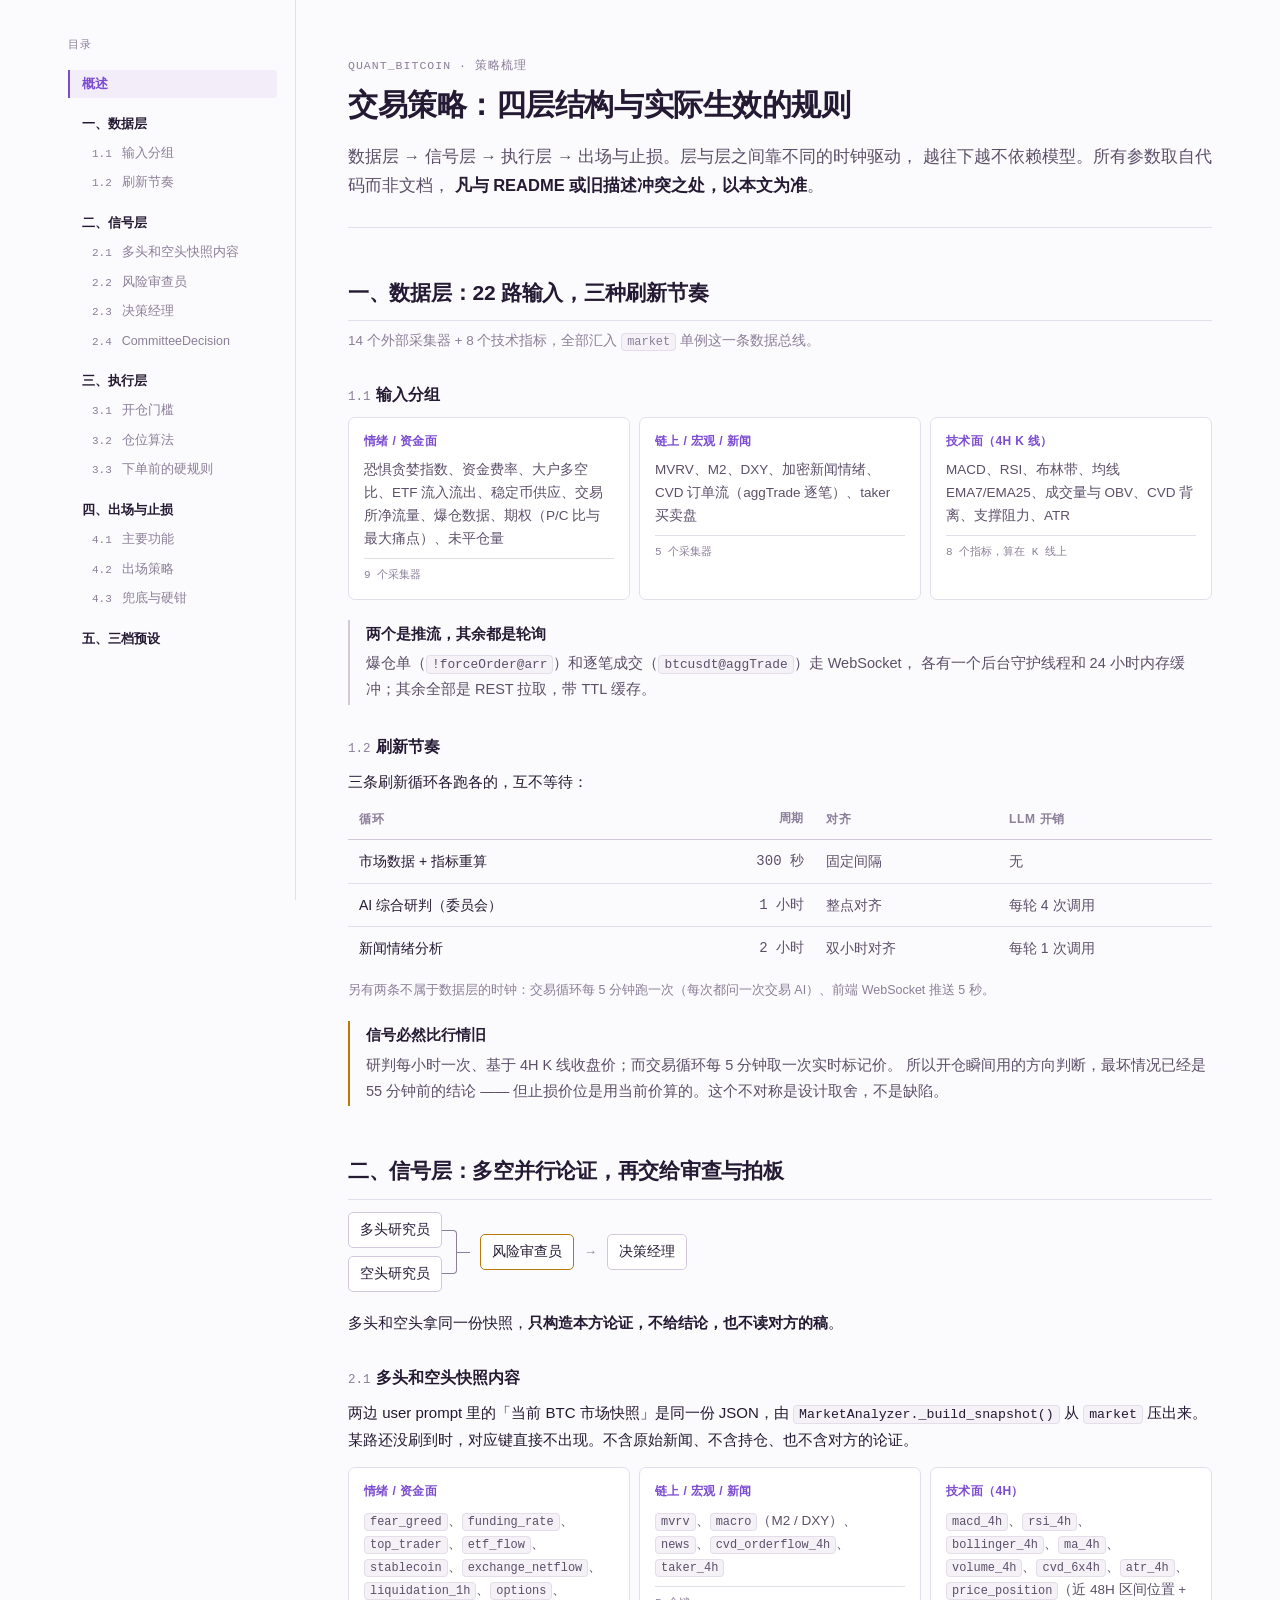
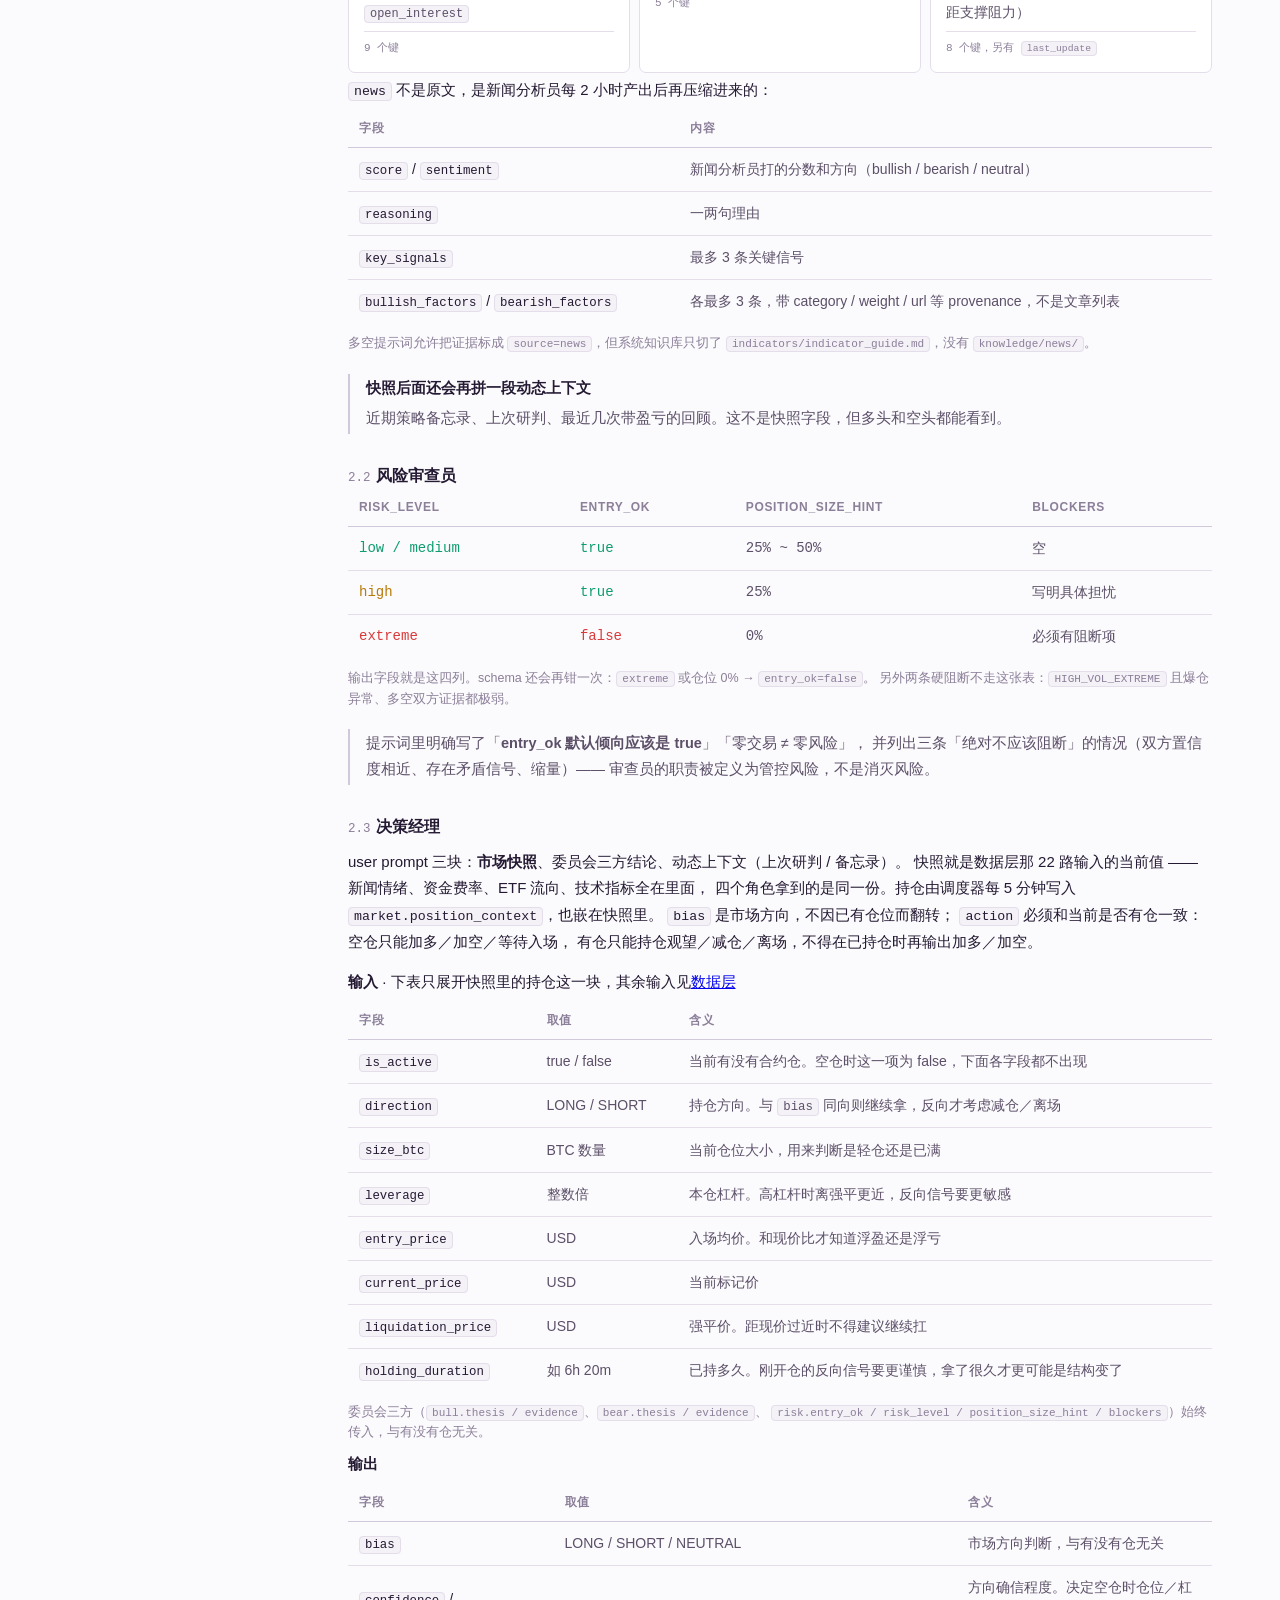
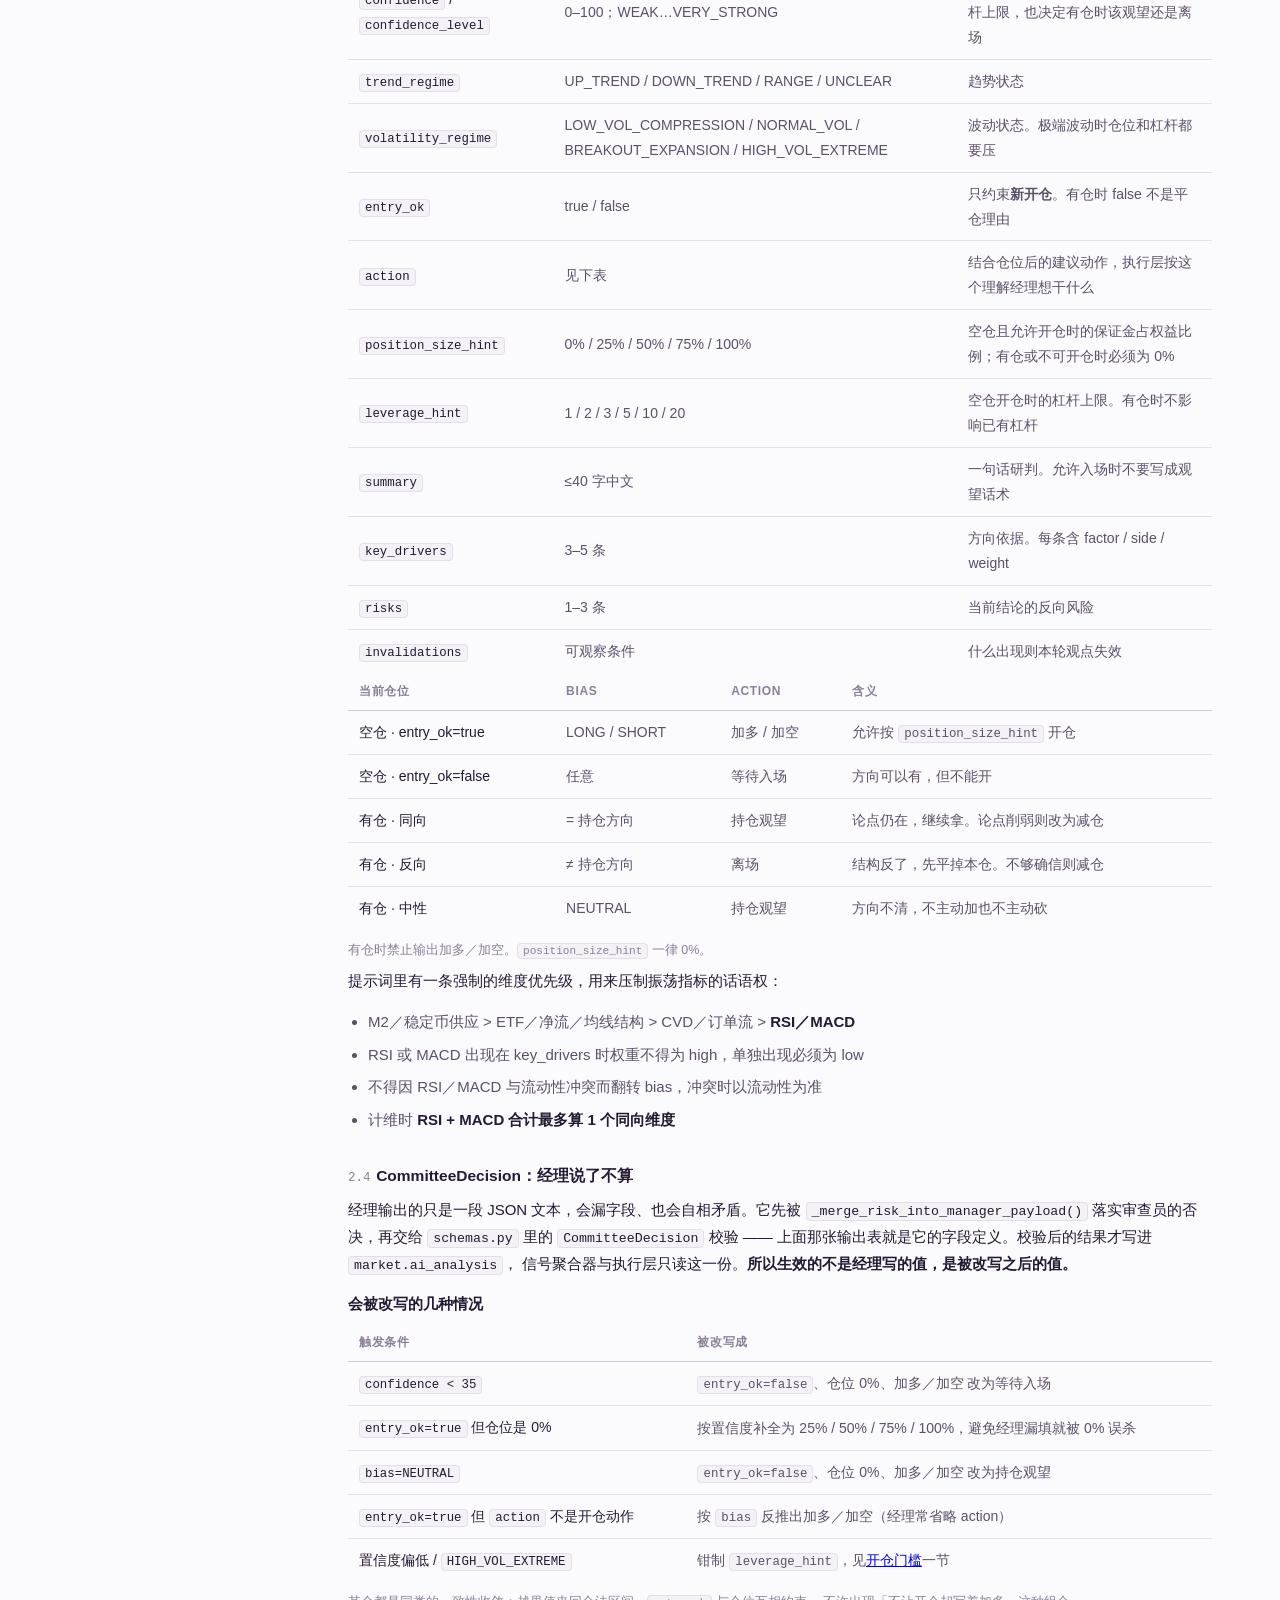
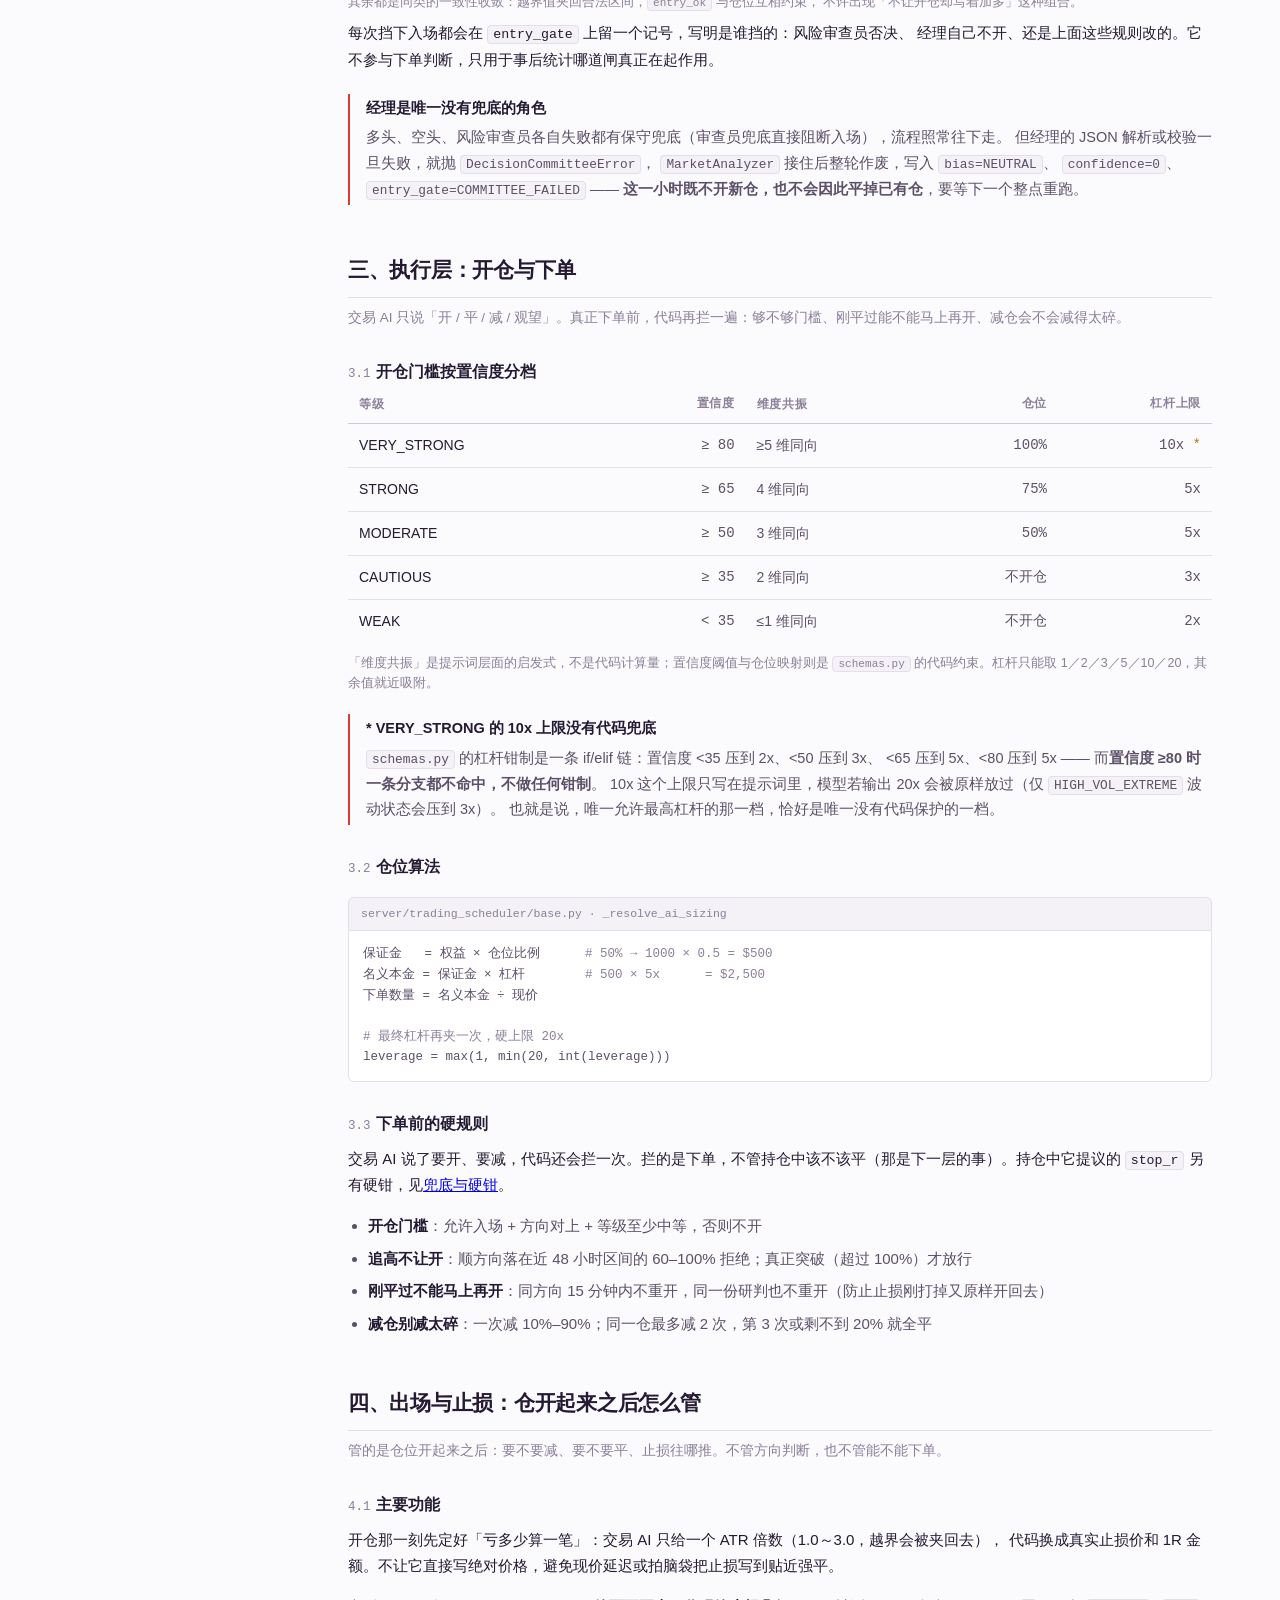
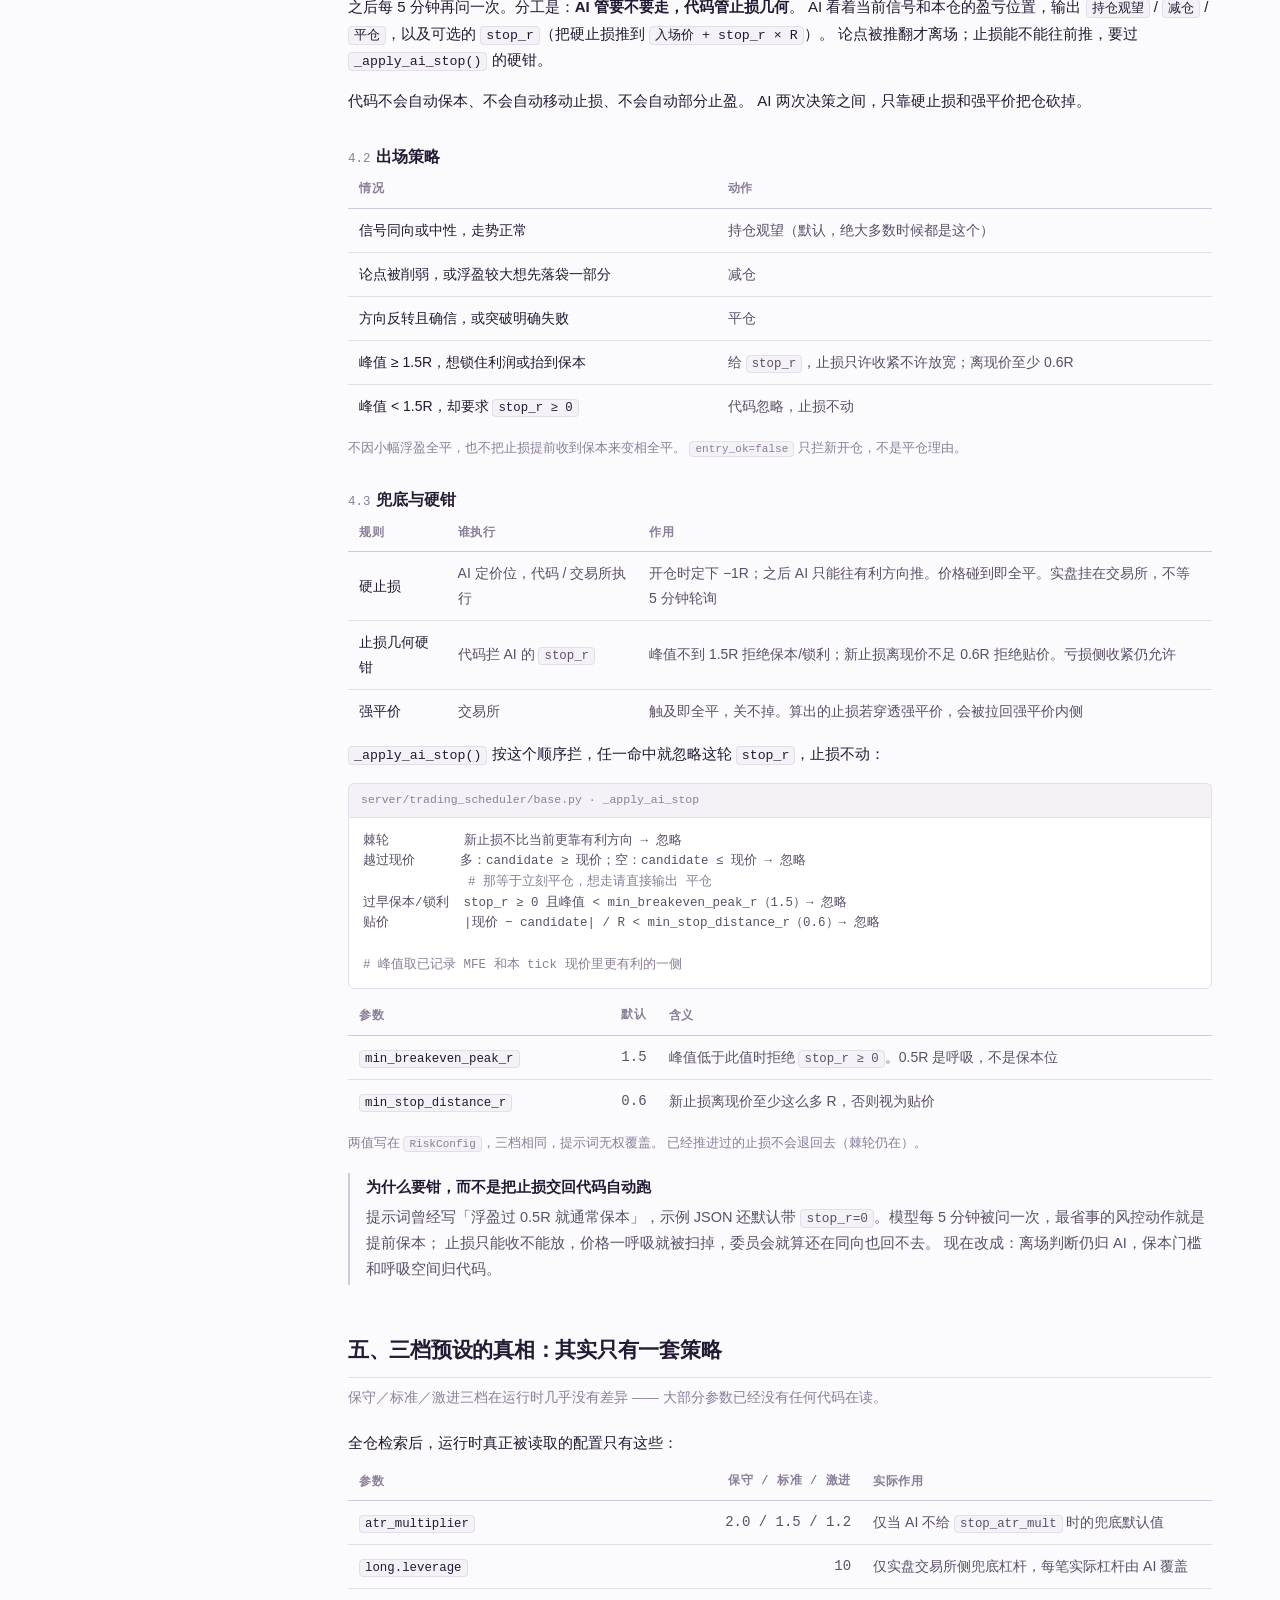
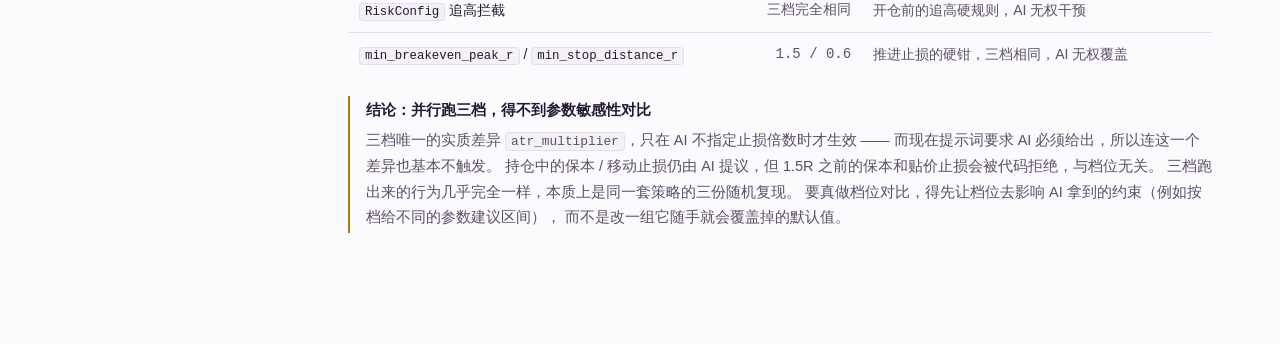
<file: docs/strategy.html>
<!DOCTYPE html>
<html lang="zh-CN">
<head>
<meta charset="UTF-8">
<meta name="viewport" content="width=device-width, initial-scale=1.0">
<title>交易策略梳理 · quant_bitcoin</title>
<style>
:root {
  --bg: #FBFAFC;
  --surface: #FFFFFF;
  --inset: #F4F1F7;
  --border: #E4DEEB;
  --border-strong: #D2C8DC;
  --text: #241A33;
  --text-mid: #5C5069;
  --text-dim: #8B7F99;
  --accent: #7C4DD1;
  --accent-bg: rgba(124, 77, 209, 0.07);
  --green: #0F9D6E;
  --red: #D93A3A;
  --amber: #B87A0B;
  --mono: ui-monospace, SFMono-Regular, "SF Mono", Menlo, Consolas, monospace;
}
@media (prefers-color-scheme: dark) {
  :root {
    --bg: #16121C;
    --surface: #1E1926;
    --inset: #241E2E;
    --border: #322A3D;
    --border-strong: #443A52;
    --text: #EDE8F2;
    --text-mid: #B3A8BF;
    --text-dim: #857A91;
    --accent: #A98BE8;
    --accent-bg: rgba(169, 139, 232, 0.12);
    --green: #34C892;
    --red: #F1706F;
    --amber: #E0A63C;
  }
}

* { box-sizing: border-box; }
html { -webkit-text-size-adjust: 100%; scroll-behavior: smooth; }
body {
  margin: 0; background: var(--bg); color: var(--text);
  font-family: -apple-system, BlinkMacSystemFont, "Segoe UI", "PingFang SC",
               "Hiragino Sans GB", "Microsoft YaHei", sans-serif;
  font-size: 15px; line-height: 1.78;
}
.layout {
  display: grid;
  grid-template-columns: 228px minmax(0, 900px);
  gap: 0 52px;
  max-width: 1200px;
  margin: 0 auto;
  padding: 0 28px 96px;
  align-items: start;
}
.wrap { max-width: none; margin: 0; padding: 56px 0 0; counter-reset: doc-sec; }

.toc {
  position: sticky; top: 0; height: 100vh;
  overflow-y: auto; padding: 36px 18px 48px 0;
  border-right: 1px solid var(--border);
}
.toc-title {
  font-family: var(--mono); font-size: 11px; letter-spacing: 0.1em;
  text-transform: uppercase; color: var(--text-dim); margin: 0 0 14px;
}
.toc nav {
  display: flex; flex-direction: column; gap: 2px;
  counter-reset: toc-sec;
}
.toc-sec {
  display: flex; flex-direction: column; gap: 2px;
  counter-increment: toc-sec;
  counter-reset: toc-sub;
}
.toc a {
  display: block; color: var(--text-mid); text-decoration: none;
  font-size: 13px; line-height: 1.4; padding: 5px 10px 5px 12px;
  border-left: 2px solid transparent; border-radius: 0 4px 4px 0;
}
.toc a:hover { color: var(--text); background: var(--accent-bg); }
.toc a.is-active {
  color: var(--accent); border-left-color: var(--accent);
  background: var(--accent-bg); font-weight: 600;
}
.toc .l2 { font-weight: 600; color: var(--text); margin-top: 10px; padding-left: 12px; }
.toc nav > .l2:first-child { margin-top: 0; }
.toc .l3 {
  font-size: 12.5px; padding-left: 22px; color: var(--text-dim);
  counter-increment: toc-sub;
}
.toc .l3::before {
  content: counter(toc-sec) "." counter(toc-sub);
  display: inline-block; min-width: 2.15em; margin-right: 6px;
  font-family: var(--mono); font-variant-numeric: tabular-nums;
  font-size: 11px; color: var(--text-dim);
}
.toc .l3.is-active::before { color: var(--accent); }

.doc-head { border-bottom: 1px solid var(--border); padding-bottom: 26px; margin-bottom: 12px; }
.eyebrow {
  font-family: var(--mono); font-size: 11.5px; letter-spacing: 0.09em;
  text-transform: uppercase; color: var(--text-dim); margin: 0 0 10px;
}
h1 {
  font-size: 30px; line-height: 1.25; margin: 0 0 18px; letter-spacing: -0.015em;
  scroll-margin-top: 20px;
}
.lede { font-size: 16.5px; color: var(--text-mid); margin: 0; }
.lede strong { color: var(--text); font-weight: 600; }

section { margin: 46px 0 0; counter-increment: doc-sec; counter-reset: doc-sub; }
h2 {
  font-size: 21px; margin: 0 0 8px; letter-spacing: -0.012em;
  padding-bottom: 9px; border-bottom: 1px solid var(--border);
  scroll-margin-top: 20px;
}
.sub { color: var(--text-dim); font-size: 13.5px; margin: 0 0 20px; }
h3 {
  font-size: 15.5px; margin: 28px 0 8px; scroll-margin-top: 20px;
  counter-increment: doc-sub;
}
h3::before {
  content: counter(doc-sec) "." counter(doc-sub);
  font-family: var(--mono); font-variant-numeric: tabular-nums;
  font-size: 12.5px; font-weight: 500; color: var(--text-dim);
  margin-right: 0.45em;
}
p { margin: 0 0 14px; }
p:last-child { margin-bottom: 0; }
ul { margin: 0 0 14px; padding-left: 20px; }
li { margin-bottom: 6px; color: var(--text-mid); }
li strong { color: var(--text); }

code {
  font-family: var(--mono); font-size: 0.885em;
  background: var(--inset); border: 1px solid var(--border);
  border-radius: 4px; padding: 1px 5px; white-space: nowrap;
}

/* 代码引用块 */
figure { margin: 16px 0; }
figcaption {
  font-family: var(--mono); font-size: 11.5px; color: var(--text-dim);
  padding: 6px 12px; background: var(--inset);
  border: 1px solid var(--border); border-bottom: none;
  border-radius: 6px 6px 0 0;
}
pre {
  margin: 0; padding: 13px 14px; overflow-x: auto;
  background: var(--surface); border: 1px solid var(--border);
  border-radius: 0 0 6px 6px;
  font-family: var(--mono); font-size: 12.5px; line-height: 1.65;
  color: var(--text-mid);
}
pre b { color: var(--text); font-weight: 600; }
pre i { color: var(--text-dim); font-style: normal; }

table { width: 100%; border-collapse: collapse; margin: 4px 0 8px; font-size: 14px; }
caption {
  caption-side: bottom; text-align: left; color: var(--text-dim);
  font-size: 12.5px; padding-top: 10px; line-height: 1.65;
}
th {
  text-align: left; font-weight: 600; font-size: 12px; color: var(--text-dim);
  text-transform: uppercase; letter-spacing: 0.055em;
  padding: 0 11px 8px; border-bottom: 1px solid var(--border-strong);
}
td { padding: 9px 11px; border-bottom: 1px solid var(--border); color: var(--text-mid); }
td:first-child { color: var(--text); }
tbody tr:last-child td { border-bottom: none; }
.num-col { text-align: right; font-family: var(--mono); font-variant-numeric: tabular-nums; }
.mono { font-family: var(--mono); font-variant-numeric: tabular-nums; }
.dead td:first-child { color: var(--text-dim); text-decoration: line-through; }
td.ok { color: var(--green); }
td.warn { color: var(--amber); }
td.bad { color: var(--red); }

/* 数据层分组 */
.groups { display: flex; flex-wrap: wrap; gap: 9px; margin: 8px 0 4px; }
.group {
  flex: 1 1 200px; background: var(--surface);
  border: 1px solid var(--border); border-radius: 7px; padding: 13px 15px;
}
.group .gt {
  font-size: 12px; color: var(--accent); font-weight: 600;
  letter-spacing: 0.03em; margin-bottom: 7px;
}
.group .gi { font-size: 13.5px; color: var(--text-mid); line-height: 1.7; }
.group .gc {
  font-family: var(--mono); font-size: 11px; color: var(--text-dim);
  margin-top: 7px; padding-top: 7px; border-top: 1px solid var(--border);
}

/* 流程：多空并行汇合 */
.committee {
  display: flex; flex-wrap: wrap; align-items: center;
  gap: 8px 10px; margin: 12px 0 18px;
}
.committee .node {
  background: var(--surface); border: 1px solid var(--border-strong);
  border-radius: 5px; padding: 5px 11px; font-size: 13.5px;
  white-space: nowrap;
}
.committee .node.veto { border-color: var(--amber); color: var(--text); }
.committee .arw { color: var(--text-dim); font-size: 13px; }
.fork-group { display: flex; align-items: stretch; }
.fork { display: flex; flex-direction: column; gap: 8px; }
.join { width: 28px; position: relative; flex-shrink: 0; }
.join::before {
  content: ""; position: absolute; left: 0; top: 18px; bottom: 18px;
  width: 14px; border: 1.5px solid var(--text-dim);
  border-left: none; border-radius: 0 4px 4px 0;
}
.join::after {
  content: ""; position: absolute; left: 14px; top: 50%;
  width: 14px; border-top: 1.5px solid var(--text-dim);
}

/* 参数条 */
.params { display: flex; flex-wrap: wrap; gap: 9px; margin: 8px 0; }
.param {
  flex: 1 1 132px; background: var(--surface); padding: 13px 15px;
  border: 1px solid var(--border); border-radius: 7px;
}
.param .v { font-family: var(--mono); font-variant-numeric: tabular-nums; font-size: 17px; color: var(--text); }
.param .k { font-size: 11.5px; color: var(--text-dim); margin-top: 3px; }
.param.hl .v { color: var(--accent); }

/* R 阶梯 */
.ladder { border: 1px solid var(--border); border-radius: 7px; overflow: hidden; margin: 10px 0; }
.rung {
  display: grid; grid-template-columns: 92px 70px 1fr; gap: 13px;
  padding: 9px 14px; border-bottom: 1px solid var(--border); align-items: baseline;
}
.rung:last-child { border-bottom: none; }
.rung .px { font-family: var(--mono); font-variant-numeric: tabular-nums; font-size: 13.5px; }
.rung .rv { font-family: var(--mono); font-variant-numeric: tabular-nums; font-size: 12.5px; color: var(--text-dim); }
.rung .ev { font-size: 13.5px; color: var(--text-mid); }
.rung.up .px, .rung.up .rv { color: var(--green); }
.rung.entry { background: var(--inset); }
.rung.entry .px { font-weight: 600; }
.rung.down .px, .rung.down .rv { color: var(--red); }
.rung.faint .px, .rung.faint .rv, .rung.faint .ev { color: var(--text-dim); }

.note {
  border-left: 2px solid var(--border-strong); padding: 2px 0 2px 16px;
  margin: 20px 0; color: var(--text-mid); font-size: 14.5px;
}
.note.key { border-left-color: var(--accent); }
.note.warn { border-left-color: var(--amber); }
.note.bad { border-left-color: var(--red); }
.note .h { display: block; font-weight: 600; color: var(--text); margin-bottom: 4px; }

footer {
  border-top: 1px solid var(--border); margin-top: 52px; padding-top: 22px;
  color: var(--text-dim); font-size: 12.5px;
}
footer h2 {
  font-size: 15px; color: var(--text); border-bottom: none; padding-bottom: 0;
  margin: 0 0 10px;
}
footer p { margin: 0 0 6px; }

@media (max-width: 960px) {
  .layout {
    grid-template-columns: 1fr;
    padding: 0 28px 96px;
  }
  .toc {
    position: sticky; top: 0; z-index: 8; height: auto; max-height: 44vh;
    overflow-y: auto; padding: 12px 0 10px;
    border-right: none; border-bottom: 1px solid var(--border);
    background: var(--bg);
  }
  .toc-title { margin-bottom: 8px; }
  .toc .l2 { margin-top: 6px; }
  .wrap { padding-top: 28px; }
}
@media (max-width: 560px) {
  .layout { padding: 0 18px 72px; }
  h1 { font-size: 25px; }
  .lede { font-size: 15.5px; }
  .rung { grid-template-columns: 74px 56px 1fr; gap: 9px; padding: 9px 11px; }
  .rung .px { font-size: 12.5px; }
  .rung .rv { font-size: 11.5px; }
  .rung .ev { font-size: 12.5px; }
  table { font-size: 13px; }
  th, td { padding-left: 7px; padding-right: 7px; }
}
</style>
</head>
<body>
<div class="layout">
<aside class="toc" aria-label="目录">
  <p class="toc-title">目录</p>
  <nav>
    <a class="l2" href="#overview">概述</a>
    <div class="toc-sec">
      <a class="l2" href="#data">一、数据层</a>
      <a class="l3" href="#data-inputs">输入分组</a>
      <a class="l3" href="#data-refresh">刷新节奏</a>
    </div>
    <div class="toc-sec">
      <a class="l2" href="#signal">二、信号层</a>
      <a class="l3" href="#debate-snapshot">多头和空头快照内容</a>
      <a class="l3" href="#risk-reviewer">风险审查员</a>
      <a class="l3" href="#manager">决策经理</a>
      <a class="l3" href="#committee-decision">CommitteeDecision</a>
    </div>
    <div class="toc-sec">
      <a class="l2" href="#execution">三、执行层</a>
      <a class="l3" href="#open-threshold">开仓门槛</a>
      <a class="l3" href="#sizing">仓位算法</a>
      <a class="l3" href="#policy-guard">下单前的硬规则</a>
    </div>
    <div class="toc-sec">
      <a class="l2" href="#exit">四、出场与止损</a>
      <a class="l3" href="#risk-job">主要功能</a>
      <a class="l3" href="#risk-rules">出场策略</a>
      <a class="l3" href="#safety-net">兜底与硬钳</a>
    </div>
    <div class="toc-sec">
      <a class="l2" href="#presets">五、三档预设</a>
    </div>
  </nav>
</aside>
<div class="wrap">

<div class="doc-head" id="overview">
  <p class="eyebrow">quant_bitcoin · 策略梳理</p>
  <h1>交易策略：四层结构与实际生效的规则</h1>
  <p class="lede">
    数据层 → 信号层 → 执行层 → 出场与止损。层与层之间靠不同的时钟驱动，
    越往下越不依赖模型。所有参数取自代码而非文档，
    <strong>凡与 README 或旧描述冲突之处，以本文为准</strong>。
  </p>
</div>

<!-- ══════════════ 一 · 数据层 ══════════════ -->
<section id="data">
  <h2>一、数据层：22 路输入，三种刷新节奏</h2>
  <p class="sub">14 个外部采集器 + 8 个技术指标，全部汇入 <code>market</code> 单例这一条数据总线。</p>

  <h3 id="data-inputs">输入分组</h3>
  <div class="groups">
    <div class="group">
      <div class="gt">情绪 / 资金面</div>
      <div class="gi">恐惧贪婪指数、资金费率、大户多空比、ETF 流入流出、稳定币供应、交易所净流量、爆仓数据、期权（P/C 比与最大痛点）、未平仓量</div>
      <div class="gc">9 个采集器</div>
    </div>
    <div class="group">
      <div class="gt">链上 / 宏观 / 新闻</div>
      <div class="gi">MVRV、M2、DXY、加密新闻情绪、CVD 订单流（aggTrade 逐笔）、taker 买卖盘</div>
      <div class="gc">5 个采集器</div>
    </div>
    <div class="group">
      <div class="gt">技术面（4H K 线）</div>
      <div class="gi">MACD、RSI、布林带、均线 EMA7/EMA25、成交量与 OBV、CVD 背离、支撑阻力、ATR</div>
      <div class="gc">8 个指标，算在 K 线上</div>
    </div>
  </div>

  <div class="note">
    <span class="h">两个是推流，其余都是轮询</span>
    爆仓单（<code>!forceOrder@arr</code>）和逐笔成交（<code>btcusdt@aggTrade</code>）走 WebSocket，
    各有一个后台守护线程和 24 小时内存缓冲；其余全部是 REST 拉取，带 TTL 缓存。
  </div>

  <h3 id="data-refresh">刷新节奏</h3>
  <p>三条刷新循环各跑各的，互不等待：</p>
  <table>
    <thead><tr><th>循环</th><th class="num-col">周期</th><th>对齐</th><th>LLM 开销</th></tr></thead>
    <tbody>
      <tr><td>市场数据 + 指标重算</td><td class="num-col">300 秒</td><td>固定间隔</td><td>无</td></tr>
      <tr><td>AI 综合研判（委员会）</td><td class="num-col">1 小时</td><td>整点对齐</td><td>每轮 4 次调用</td></tr>
      <tr><td>新闻情绪分析</td><td class="num-col">2 小时</td><td>双小时对齐</td><td>每轮 1 次调用</td></tr>
    </tbody>
    <caption>另有两条不属于数据层的时钟：交易循环每 5 分钟跑一次（每次都问一次交易 AI）、前端 WebSocket 推送 5 秒。</caption>
  </table>

  <div class="note warn">
    <span class="h">信号必然比行情旧</span>
    研判每小时一次、基于 4H K 线收盘价；而交易循环每 5 分钟取一次实时标记价。
    所以开仓瞬间用的方向判断，最坏情况已经是 55 分钟前的结论 ——
    但止损价位是用当前价算的。这个不对称是设计取舍，不是缺陷。
  </div>
</section>

<!-- ══════════════ 二 · 信号层 ══════════════ -->
<section id="signal">
  <h2>二、信号层：多空并行论证，再交给审查与拍板</h2>

  <div class="committee" aria-label="多头与空头并行，再汇入风险审查员和决策经理">
    <div class="fork-group">
      <div class="fork">
        <span class="node">多头研究员</span>
        <span class="node">空头研究员</span>
      </div>
      <span class="join" aria-hidden="true"></span>
    </div>
    <span class="node veto">风险审查员</span>
    <span class="arw">→</span>
    <span class="node">决策经理</span>
  </div>

  <p>
    多头和空头拿同一份快照，<strong>只构造本方论证，不给结论，也不读对方的稿</strong>。
  </p>

  <h3 id="debate-snapshot">多头和空头快照内容</h3>
  <p>
    两边 user prompt 里的「当前 BTC 市场快照」是同一份 JSON，由
    <code>MarketAnalyzer._build_snapshot()</code> 从 <code>market</code> 压出来。
    某路还没刷到时，对应键直接不出现。不含原始新闻、不含持仓、也不含对方的论证。
  </p>

  <div class="groups">
    <div class="group">
      <div class="gt">情绪 / 资金面</div>
      <div class="gi"><code>fear_greed</code>、<code>funding_rate</code>、<code>top_trader</code>、<code>etf_flow</code>、<code>stablecoin</code>、<code>exchange_netflow</code>、<code>liquidation_1h</code>、<code>options</code>、<code>open_interest</code></div>
      <div class="gc">9 个键</div>
    </div>
    <div class="group">
      <div class="gt">链上 / 宏观 / 新闻</div>
      <div class="gi"><code>mvrv</code>、<code>macro</code>（M2 / DXY）、<code>news</code>、<code>cvd_orderflow_4h</code>、<code>taker_4h</code></div>
      <div class="gc">5 个键</div>
    </div>
    <div class="group">
      <div class="gt">技术面（4H）</div>
      <div class="gi"><code>macd_4h</code>、<code>rsi_4h</code>、<code>bollinger_4h</code>、<code>ma_4h</code>、<code>volume_4h</code>、<code>cvd_6x4h</code>、<code>atr_4h</code>、<code>price_position</code>（近 48H 区间位置 + 距支撑阻力）</div>
      <div class="gc">8 个键，另有 <code>last_update</code></div>
    </div>
  </div>

  <p><code>news</code> 不是原文，是新闻分析员每 2 小时产出后再压缩进来的：</p>
  <table>
    <thead><tr><th>字段</th><th>内容</th></tr></thead>
    <tbody>
      <tr><td><code>score</code> / <code>sentiment</code></td><td>新闻分析员打的分数和方向（bullish / bearish / neutral）</td></tr>
      <tr><td><code>reasoning</code></td><td>一两句理由</td></tr>
      <tr><td><code>key_signals</code></td><td>最多 3 条关键信号</td></tr>
      <tr>
        <td><code>bullish_factors</code> / <code>bearish_factors</code></td>
        <td>各最多 3 条，带 category / weight / url 等 provenance，不是文章列表</td>
      </tr>
    </tbody>
    <caption>
      多空提示词允许把证据标成 <code>source=news</code>，但系统知识库只切了
      <code>indicators/indicator_guide.md</code>，没有 <code>knowledge/news/</code>。
    </caption>
  </table>

  <div class="note">
    <span class="h">快照后面还会再拼一段动态上下文</span>
    近期策略备忘录、上次研判、最近几次带盈亏的回顾。这不是快照字段，但多头和空头都能看到。
  </div>

  <h3 id="risk-reviewer">风险审查员</h3>
  <table>
    <thead>
      <tr>
        <th>risk_level</th>
        <th>entry_ok</th>
        <th>position_size_hint</th>
        <th>blockers</th>
      </tr>
    </thead>
    <tbody>
      <tr>
        <td class="mono ok">low / medium</td>
        <td class="mono ok">true</td>
        <td class="mono">25% ~ 50%</td>
        <td>空</td>
      </tr>
      <tr>
        <td class="mono warn">high</td>
        <td class="mono ok">true</td>
        <td class="mono">25%</td>
        <td>写明具体担忧</td>
      </tr>
      <tr>
        <td class="mono bad">extreme</td>
        <td class="mono bad">false</td>
        <td class="mono">0%</td>
        <td>必须有阻断项</td>
      </tr>
    </tbody>
    <caption>
      输出字段就是这四列。schema 还会再钳一次：<code>extreme</code> 或仓位 0% → <code>entry_ok=false</code>。
      另外两条硬阻断不走这张表：<code>HIGH_VOL_EXTREME</code> 且爆仓异常、多空双方证据都极弱。
    </caption>
  </table>

  <div class="note">
    提示词里明确写了「<strong>entry_ok 默认倾向应该是 true</strong>」「零交易 ≠ 零风险」，
    并列出三条「绝对不应该阻断」的情况（双方置信度相近、存在矛盾信号、缩量）——
    审查员的职责被定义为管控风险，不是消灭风险。
  </div>

  <h3 id="manager">决策经理</h3>
  <p>
    user prompt 三块：<strong>市场快照</strong>、委员会三方结论、动态上下文（上次研判 / 备忘录）。
    快照就是数据层那 22 路输入的当前值 —— 新闻情绪、资金费率、ETF 流向、技术指标全在里面，
    四个角色拿到的是同一份。持仓由调度器每 5 分钟写入
    <code>market.position_context</code>，也嵌在快照里。
    <code>bias</code> 是市场方向，不因已有仓位而翻转；
    <code>action</code> 必须和当前是否有仓一致：空仓只能加多／加空／等待入场，
    有仓只能持仓观望／减仓／离场，不得在已持仓时再输出加多／加空。
  </p>

  <p><strong>输入</strong> · 下表只展开快照里的持仓这一块，其余输入见<a href="#data-inputs">数据层</a></p>

  <table>
    <thead><tr><th>字段</th><th>取值</th><th>含义</th></tr></thead>
    <tbody>
      <tr>
        <td><code>is_active</code></td>
        <td>true / false</td>
        <td>当前有没有合约仓。空仓时这一项为 false，下面各字段都不出现</td>
      </tr>
      <tr>
        <td><code>direction</code></td>
        <td>LONG / SHORT</td>
        <td>持仓方向。与 <code>bias</code> 同向则继续拿，反向才考虑减仓／离场</td>
      </tr>
      <tr>
        <td><code>size_btc</code></td>
        <td>BTC 数量</td>
        <td>当前仓位大小，用来判断是轻仓还是已满</td>
      </tr>
      <tr>
        <td><code>leverage</code></td>
        <td>整数倍</td>
        <td>本仓杠杆。高杠杆时离强平更近，反向信号要更敏感</td>
      </tr>
      <tr>
        <td><code>entry_price</code></td>
        <td>USD</td>
        <td>入场均价。和现价比才知道浮盈还是浮亏</td>
      </tr>
      <tr>
        <td><code>current_price</code></td>
        <td>USD</td>
        <td>当前标记价</td>
      </tr>
      <tr>
        <td><code>liquidation_price</code></td>
        <td>USD</td>
        <td>强平价。距现价过近时不得建议继续扛</td>
      </tr>
      <tr>
        <td><code>holding_duration</code></td>
        <td>如 6h 20m</td>
        <td>已持多久。刚开仓的反向信号要更谨慎，拿了很久才更可能是结构变了</td>
      </tr>
    </tbody>
    <caption>
      委员会三方（<code>bull.thesis / evidence</code>、<code>bear.thesis / evidence</code>、
      <code>risk.entry_ok / risk_level / position_size_hint / blockers</code>）始终传入，与有没有仓无关。
    </caption>
  </table>

  <p><strong>输出</strong></p>

  <table>
    <thead><tr><th>字段</th><th>取值</th><th>含义</th></tr></thead>
    <tbody>
      <tr>
        <td><code>bias</code></td>
        <td>LONG / SHORT / NEUTRAL</td>
        <td>市场方向判断，与有没有仓无关</td>
      </tr>
      <tr>
        <td><code>confidence</code> / <code>confidence_level</code></td>
        <td>0–100；WEAK…VERY_STRONG</td>
        <td>方向确信程度。决定空仓时仓位／杠杆上限，也决定有仓时该观望还是离场</td>
      </tr>
      <tr>
        <td><code>trend_regime</code></td>
        <td>UP_TREND / DOWN_TREND / RANGE / UNCLEAR</td>
        <td>趋势状态</td>
      </tr>
      <tr>
        <td><code>volatility_regime</code></td>
        <td>LOW_VOL_COMPRESSION / NORMAL_VOL / BREAKOUT_EXPANSION / HIGH_VOL_EXTREME</td>
        <td>波动状态。极端波动时仓位和杠杆都要压</td>
      </tr>
      <tr>
        <td><code>entry_ok</code></td>
        <td>true / false</td>
        <td>只约束<strong>新开仓</strong>。有仓时 false 不是平仓理由</td>
      </tr>
      <tr>
        <td><code>action</code></td>
        <td>见下表</td>
        <td>结合仓位后的建议动作，执行层按这个理解经理想干什么</td>
      </tr>
      <tr>
        <td><code>position_size_hint</code></td>
        <td>0% / 25% / 50% / 75% / 100%</td>
        <td>空仓且允许开仓时的保证金占权益比例；有仓或不可开仓时必须为 0%</td>
      </tr>
      <tr>
        <td><code>leverage_hint</code></td>
        <td>1 / 2 / 3 / 5 / 10 / 20</td>
        <td>空仓开仓时的杠杆上限。有仓时不影响已有杠杆</td>
      </tr>
      <tr>
        <td><code>summary</code></td>
        <td>≤40 字中文</td>
        <td>一句话研判。允许入场时不要写成观望话术</td>
      </tr>
      <tr>
        <td><code>key_drivers</code></td>
        <td>3–5 条</td>
        <td>方向依据。每条含 factor / side / weight</td>
      </tr>
      <tr>
        <td><code>risks</code></td>
        <td>1–3 条</td>
        <td>当前结论的反向风险</td>
      </tr>
      <tr>
        <td><code>invalidations</code></td>
        <td>可观察条件</td>
        <td>什么出现则本轮观点失效</td>
      </tr>
    </tbody>
  </table>

  <table>
    <thead><tr><th>当前仓位</th><th>bias</th><th>action</th><th>含义</th></tr></thead>
    <tbody>
      <tr>
        <td>空仓 · entry_ok=true</td>
        <td>LONG / SHORT</td>
        <td>加多 / 加空</td>
        <td>允许按 <code>position_size_hint</code> 开仓</td>
      </tr>
      <tr>
        <td>空仓 · entry_ok=false</td>
        <td>任意</td>
        <td>等待入场</td>
        <td>方向可以有，但不能开</td>
      </tr>
      <tr>
        <td>有仓 · 同向</td>
        <td>= 持仓方向</td>
        <td>持仓观望</td>
        <td>论点仍在，继续拿。论点削弱则改为减仓</td>
      </tr>
      <tr>
        <td>有仓 · 反向</td>
        <td>≠ 持仓方向</td>
        <td>离场</td>
        <td>结构反了，先平掉本仓。不够确信则减仓</td>
      </tr>
      <tr>
        <td>有仓 · 中性</td>
        <td>NEUTRAL</td>
        <td>持仓观望</td>
        <td>方向不清，不主动加也不主动砍</td>
      </tr>
    </tbody>
    <caption>有仓时禁止输出加多／加空。<code>position_size_hint</code> 一律 0%。</caption>
  </table>

  <p>提示词里有一条强制的维度优先级，用来压制振荡指标的话语权：</p>
  <ul>
    <li>M2／稳定币供应 &gt; ETF／净流／均线结构 &gt; CVD／订单流 &gt; <strong>RSI／MACD</strong></li>
    <li>RSI 或 MACD 出现在 key_drivers 时权重不得为 high，单独出现必须为 low</li>
    <li>不得因 RSI／MACD 与流动性冲突而翻转 bias，冲突时以流动性为准</li>
    <li>计维时 <strong>RSI + MACD 合计最多算 1 个同向维度</strong></li>
  </ul>

  <h3 id="committee-decision">CommitteeDecision：经理说了不算</h3>
  <p>
    经理输出的只是一段 JSON 文本，会漏字段、也会自相矛盾。它先被
    <code>_merge_risk_into_manager_payload()</code> 落实审查员的否决，再交给
    <code>schemas.py</code> 里的 <code>CommitteeDecision</code> 校验 ——
    上面那张输出表就是它的字段定义。校验后的结果才写进 <code>market.ai_analysis</code>，
    信号聚合器与执行层只读这一份。<strong>所以生效的不是经理写的值，是被改写之后的值。</strong>
  </p>

  <p><strong>会被改写的几种情况</strong></p>

  <table>
    <thead><tr><th>触发条件</th><th>被改写成</th></tr></thead>
    <tbody>
      <tr>
        <td><code>confidence &lt; 35</code></td>
        <td><code>entry_ok=false</code>、仓位 0%、加多／加空 改为等待入场</td>
      </tr>
      <tr>
        <td><code>entry_ok=true</code> 但仓位是 0%</td>
        <td>按置信度补全为 25% / 50% / 75% / 100%，避免经理漏填就被 0% 误杀</td>
      </tr>
      <tr>
        <td><code>bias=NEUTRAL</code></td>
        <td><code>entry_ok=false</code>、仓位 0%、加多／加空 改为持仓观望</td>
      </tr>
      <tr>
        <td><code>entry_ok=true</code> 但 <code>action</code> 不是开仓动作</td>
        <td>按 <code>bias</code> 反推出加多／加空（经理常省略 action）</td>
      </tr>
      <tr>
        <td>置信度偏低 / <code>HIGH_VOL_EXTREME</code></td>
        <td>钳制 <code>leverage_hint</code>，见<a href="#open-threshold">开仓门槛</a>一节</td>
      </tr>
    </tbody>
    <caption>
      其余都是同类的一致性收敛：越界值夹回合法区间，<code>entry_ok</code> 与仓位互相约束，
      不许出现「不让开仓却写着加多」这种组合。
    </caption>
  </table>

  <p>
    每次挡下入场都会在 <code>entry_gate</code> 上留一个记号，写明是谁挡的：风险审查员否决、
    经理自己不开、还是上面这些规则改的。它不参与下单判断，只用于事后统计哪道闸真正在起作用。
  </p>

  <div class="note bad">
    <span class="h">经理是唯一没有兜底的角色</span>
    多头、空头、风险审查员各自失败都有保守兜底（审查员兜底直接阻断入场），流程照常往下走。
    但经理的 JSON 解析或校验一旦失败，就抛 <code>DecisionCommitteeError</code>，
    <code>MarketAnalyzer</code> 接住后整轮作废，写入 <code>bias=NEUTRAL</code>、
    <code>confidence=0</code>、<code>entry_gate=COMMITTEE_FAILED</code> ——
    <strong>这一小时既不开新仓，也不会因此平掉已有仓</strong>，要等下一个整点重跑。
  </div>
</section>

<!-- ══════════════ 三 · 执行层 ══════════════ -->
<section id="execution">
  <h2>三、执行层：开仓与下单</h2>
  <p class="sub">交易 AI 只说「开 / 平 / 减 / 观望」。真正下单前，代码再拦一遍：够不够门槛、刚平过能不能马上再开、减仓会不会减得太碎。</p>

  <h3 id="open-threshold">开仓门槛按置信度分档</h3>
  <table>
    <thead>
      <tr><th>等级</th><th class="num-col">置信度</th><th>维度共振</th><th class="num-col">仓位</th><th class="num-col">杠杆上限</th></tr>
    </thead>
    <tbody>
      <tr><td>VERY_STRONG</td><td class="num-col">≥ 80</td><td>≥5 维同向</td><td class="num-col">100%</td><td class="num-col">10x <span style="color:var(--amber)">*</span></td></tr>
      <tr><td>STRONG</td><td class="num-col">≥ 65</td><td>4 维同向</td><td class="num-col">75%</td><td class="num-col">5x</td></tr>
      <tr><td>MODERATE</td><td class="num-col">≥ 50</td><td>3 维同向</td><td class="num-col">50%</td><td class="num-col">5x</td></tr>
      <tr><td>CAUTIOUS</td><td class="num-col">≥ 35</td><td>2 维同向</td><td class="num-col">不开仓</td><td class="num-col">3x</td></tr>
      <tr><td>WEAK</td><td class="num-col">&lt; 35</td><td>≤1 维同向</td><td class="num-col">不开仓</td><td class="num-col">2x</td></tr>
    </tbody>
    <caption>
      「维度共振」是提示词层面的启发式，不是代码计算量；置信度阈值与仓位映射则是
      <code>schemas.py</code> 的代码约束。杠杆只能取 1／2／3／5／10／20，其余值就近吸附。
    </caption>
  </table>

  <div class="note bad">
    <span class="h">* VERY_STRONG 的 10x 上限没有代码兜底</span>
    <code>schemas.py</code> 的杠杆钳制是一条 if/elif 链：置信度 &lt;35 压到 2x、&lt;50 压到 3x、
    &lt;65 压到 5x、&lt;80 压到 5x —— 而<strong>置信度 ≥80 时一条分支都不命中，不做任何钳制</strong>。
    10x 这个上限只写在提示词里，模型若输出 20x 会被原样放过（仅
    <code>HIGH_VOL_EXTREME</code> 波动状态会压到 3x）。
    也就是说，唯一允许最高杠杆的那一档，恰好是唯一没有代码保护的一档。
  </div>

  <h3 id="sizing">仓位算法</h3>
  <figure>
    <figcaption>server/trading_scheduler/base.py · _resolve_ai_sizing</figcaption>
<pre>保证金   = 权益 × 仓位比例      <i># 50% → 1000 × 0.5 = $500</i>
名义本金 = 保证金 × 杠杆        <i># 500 × 5x      = $2,500</i>
下单数量 = 名义本金 ÷ 现价

<i># 最终杠杆再夹一次，硬上限 20x</i>
leverage = max(1, min(20, int(leverage)))</pre>
  </figure>

  <h3 id="policy-guard">下单前的硬规则</h3>
  <p>交易 AI 说了要开、要减，代码还会拦一次。拦的是下单，不管持仓中该不该平（那是下一层的事）。持仓中它提议的 <code>stop_r</code> 另有硬钳，见<a href="#safety-net">兜底与硬钳</a>。</p>
  <ul>
    <li><strong>开仓门槛</strong>：允许入场 + 方向对上 + 等级至少中等，否则不开</li>
    <li><strong>追高不让开</strong>：顺方向落在近 48 小时区间的 60–100% 拒绝；真正突破（超过 100%）才放行</li>
    <li><strong>刚平过不能马上再开</strong>：同方向 15 分钟内不重开，同一份研判也不重开（防止止损刚打掉又原样开回去）</li>
    <li><strong>减仓别减太碎</strong>：一次减 10%–90%；同一仓最多减 2 次，第 3 次或剩不到 20% 就全平</li>
  </ul>
</section>

<!-- ══════════════ 四 · 出场与止损 ══════════════ -->
<section id="exit">
  <h2>四、出场与止损：仓开起来之后怎么管</h2>
  <p class="sub">管的是仓位开起来之后：要不要减、要不要平、止损往哪推。不管方向判断，也不管能不能下单。</p>

  <h3 id="risk-job">主要功能</h3>
  <p>
    开仓那一刻先定好「亏多少算一笔」：交易 AI 只给一个 ATR 倍数（1.0～3.0，越界会被夹回去），
    代码换成真实止损价和 1R 金额。不让它直接写绝对价格，避免现价延迟或拍脑袋把止损写到贴近强平。
  </p>
  <p>
    之后每 5 分钟再问一次。分工是：<strong>AI 管要不要走，代码管止损几何</strong>。
    AI 看着当前信号和本仓的盈亏位置，输出
    <code>持仓观望</code> / <code>减仓</code> / <code>平仓</code>，以及可选的
    <code>stop_r</code>（把硬止损推到 <code>入场价 + stop_r × R</code>）。
    论点被推翻才离场；止损能不能往前推，要过 <code>_apply_ai_stop()</code> 的硬钳。
  </p>
  <p>
    代码不会自动保本、不会自动移动止损、不会自动部分止盈。
    AI 两次决策之间，只靠硬止损和强平价把仓砍掉。
  </p>

  <h3 id="risk-rules">出场策略</h3>
  <table>
    <thead><tr><th>情况</th><th>动作</th></tr></thead>
    <tbody>
      <tr><td>信号同向或中性，走势正常</td><td>持仓观望（默认，绝大多数时候都是这个）</td></tr>
      <tr><td>论点被削弱，或浮盈较大想先落袋一部分</td><td>减仓</td></tr>
      <tr><td>方向反转且确信，或突破明确失败</td><td>平仓</td></tr>
      <tr><td>峰值 ≥ 1.5R，想锁住利润或抬到保本</td><td>给 <code>stop_r</code>，止损只许收紧不许放宽；离现价至少 0.6R</td></tr>
      <tr><td>峰值 &lt; 1.5R，却要求 <code>stop_r ≥ 0</code></td><td>代码忽略，止损不动</td></tr>
    </tbody>
    <caption>
      不因小幅浮盈全平，也不把止损提前收到保本来变相全平。
      <code>entry_ok=false</code> 只拦新开仓，不是平仓理由。
    </caption>
  </table>

  <h3 id="safety-net">兜底与硬钳</h3>
  <table>
    <thead><tr><th>规则</th><th>谁执行</th><th>作用</th></tr></thead>
    <tbody>
      <tr>
        <td>硬止损</td>
        <td>AI 定价位，代码 / 交易所执行</td>
        <td>开仓时定下 −1R；之后 AI 只能往有利方向推。价格碰到即全平。实盘挂在交易所，不等 5 分钟轮询</td>
      </tr>
      <tr>
        <td>止损几何硬钳</td>
        <td>代码拦 AI 的 <code>stop_r</code></td>
        <td>峰值不到 1.5R 拒绝保本/锁利；新止损离现价不足 0.6R 拒绝贴价。亏损侧收紧仍允许</td>
      </tr>
      <tr>
        <td>强平价</td>
        <td>交易所</td>
        <td>触及即全平，关不掉。算出的止损若穿透强平价，会被拉回强平价内侧</td>
      </tr>
    </tbody>
  </table>

  <p><code>_apply_ai_stop()</code> 按这个顺序拦，任一命中就忽略这轮 <code>stop_r</code>，止损不动：</p>
  <figure>
    <figcaption>server/trading_scheduler/base.py · _apply_ai_stop</figcaption>
<pre>棘轮          新止损不比当前更靠有利方向 → 忽略
越过现价      多：candidate ≥ 现价；空：candidate ≤ 现价 → 忽略
              <i># 那等于立刻平仓，想走请直接输出 平仓</i>
过早保本/锁利  stop_r ≥ 0 且峰值 &lt; min_breakeven_peak_r（1.5）→ 忽略
贴价          |现价 − candidate| / R &lt; min_stop_distance_r（0.6）→ 忽略

<i># 峰值取已记录 MFE 和本 tick 现价里更有利的一侧</i></pre>
  </figure>

  <table>
    <thead><tr><th>参数</th><th class="num-col">默认</th><th>含义</th></tr></thead>
    <tbody>
      <tr>
        <td><code>min_breakeven_peak_r</code></td>
        <td class="num-col">1.5</td>
        <td>峰值低于此值时拒绝 <code>stop_r ≥ 0</code>。0.5R 是呼吸，不是保本位</td>
      </tr>
      <tr>
        <td><code>min_stop_distance_r</code></td>
        <td class="num-col">0.6</td>
        <td>新止损离现价至少这么多 R，否则视为贴价</td>
      </tr>
    </tbody>
    <caption>
      两值写在 <code>RiskConfig</code>，三档相同，提示词无权覆盖。
      已经推进过的止损不会退回去（棘轮仍在）。
    </caption>
  </table>

  <div class="note">
    <span class="h">为什么要钳，而不是把止损交回代码自动跑</span>
    提示词曾经写「浮盈过 0.5R 就通常保本」，示例 JSON 还默认带
    <code>stop_r=0</code>。模型每 5 分钟被问一次，最省事的风控动作就是提前保本；
    止损只能收不能放，价格一呼吸就被扫掉，委员会就算还在同向也回不去。
    现在改成：离场判断仍归 AI，保本门槛和呼吸空间归代码。
  </div>
</section>

<!-- ══════════════ 五 · 预设真相 ══════════════ -->
<section id="presets">
  <h2>五、三档预设的真相：其实只有一套策略</h2>
  <p class="sub">保守／标准／激进三档在运行时几乎没有差异 —— 大部分参数已经没有任何代码在读。</p>

  <p>全仓检索后，运行时真正被读取的配置只有这些：</p>
  <table>
    <thead><tr><th>参数</th><th class="num-col">保守 / 标准 / 激进</th><th>实际作用</th></tr></thead>
    <tbody>
      <tr><td><code>atr_multiplier</code></td><td class="num-col">2.0 / 1.5 / 1.2</td>
          <td>仅当 AI 不给 <code>stop_atr_mult</code> 时的兜底默认值</td></tr>
      <tr><td><code>long.leverage</code></td><td class="num-col">10</td>
          <td>仅实盘交易所侧兜底杠杆，每笔实际杠杆由 AI 覆盖</td></tr>
      <tr><td><code>RiskConfig</code> 追高拦截</td><td class="num-col">三档完全相同</td>
          <td>开仓前的追高硬规则，AI 无权干预</td></tr>
      <tr><td><code>min_breakeven_peak_r</code> / <code>min_stop_distance_r</code></td>
          <td class="num-col">1.5 / 0.6</td>
          <td>推进止损的硬钳，三档相同，AI 无权覆盖</td></tr>
    </tbody>
  </table>

  <div class="note warn">
    <span class="h">结论：并行跑三档，得不到参数敏感性对比</span>
    三档唯一的实质差异 <code>atr_multiplier</code>，只在 AI 不指定止损倍数时才生效 ——
    而现在提示词要求 AI 必须给出，所以连这一个差异也基本不触发。
    持仓中的保本 / 移动止损仍由 AI 提议，但 1.5R 之前的保本和贴价止损会被代码拒绝，与档位无关。
    三档跑出来的行为几乎完全一样，本质上是同一套策略的三份随机复现。
    要真做档位对比，得先让档位去影响 AI 拿到的约束（例如按档给不同的参数建议区间），
    而不是改一组它随手就会覆盖掉的默认值。
  </div>
</section>

</div>
</div>
<script>
(function () {
  const links = Array.from(document.querySelectorAll(".toc a[href^='#']"));
  const items = links.map((a) => {
    const el = document.querySelector(a.getAttribute("href"));
    return el ? { a, el } : null;
  }).filter(Boolean);
  if (!items.length) return;

  const MARK = 96;
  function update() {
    let current = items[0];
    for (const item of items) {
      if (item.el.getBoundingClientRect().top <= MARK) current = item;
    }
    links.forEach((a) => a.classList.toggle("is-active", a === current.a));
  }
  window.addEventListener("scroll", update, { passive: true });
  update();
})();
</script>
</body>
</html>
</file>
